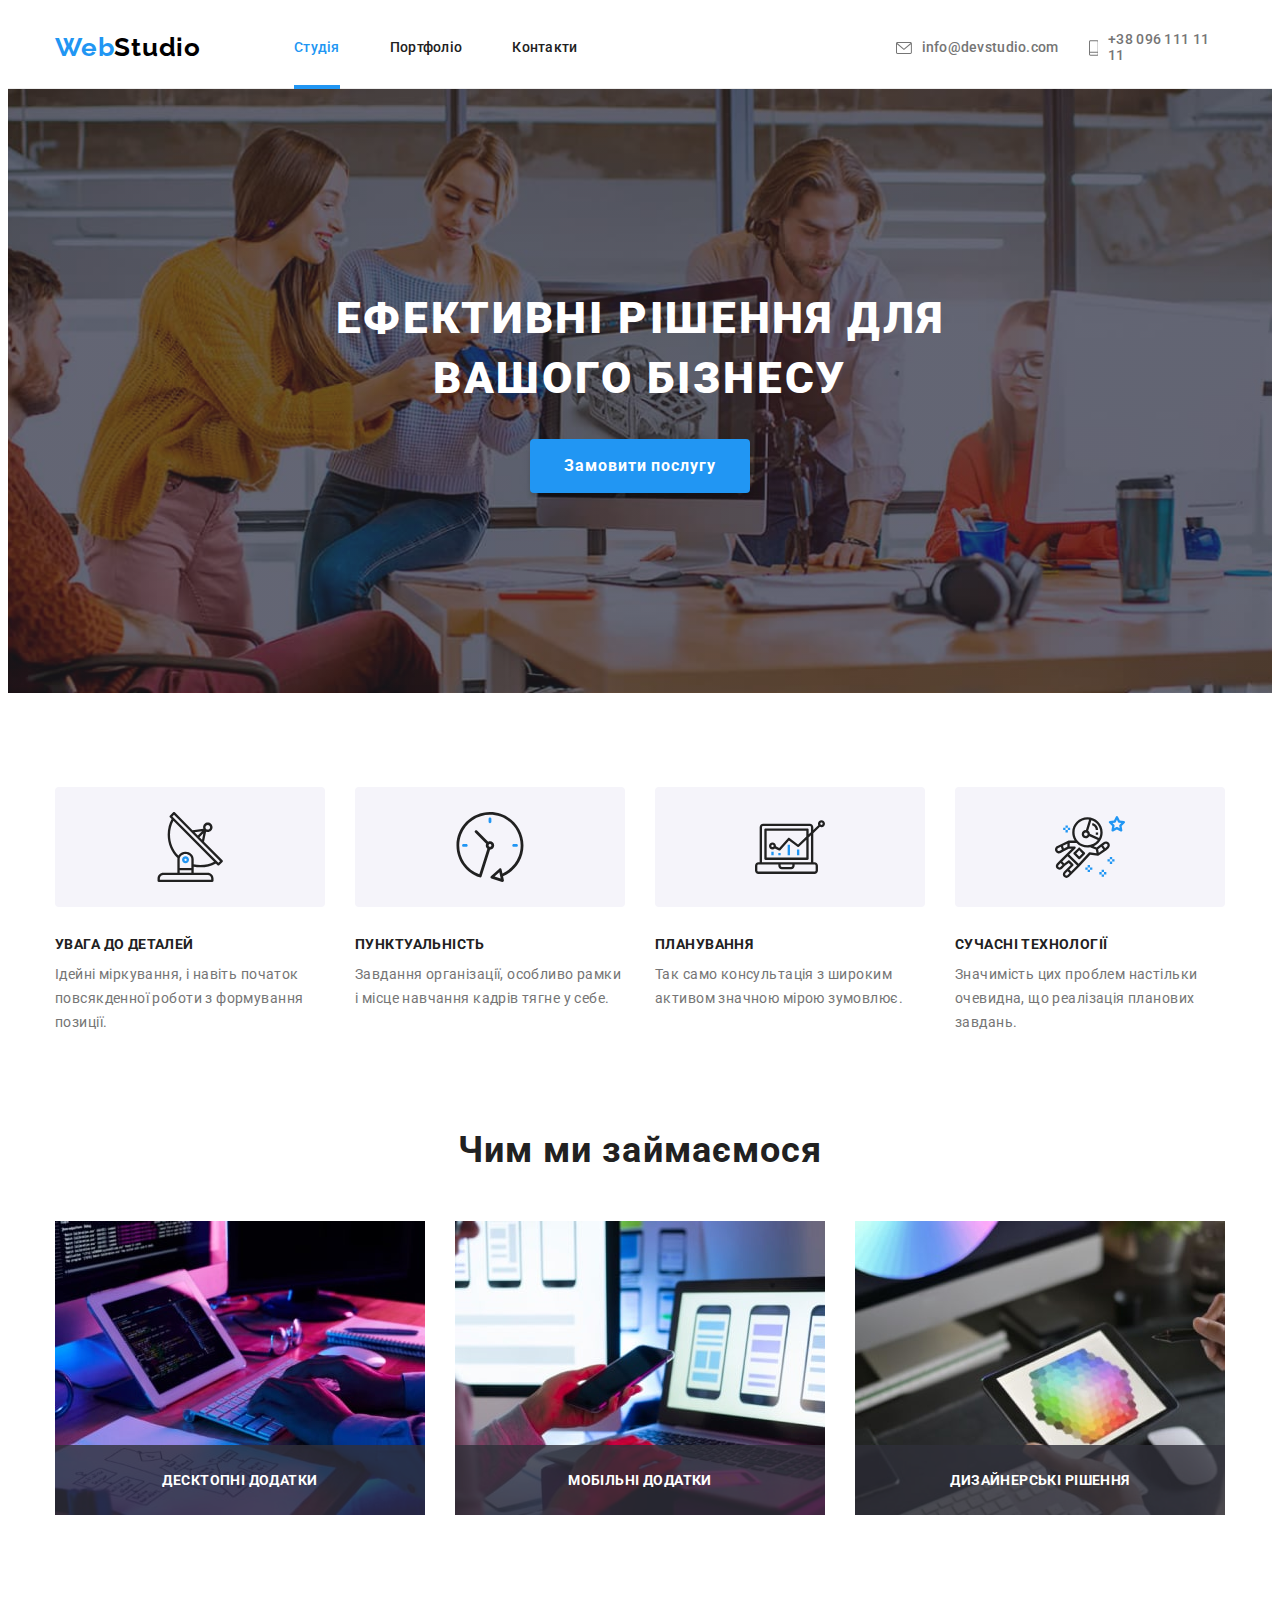
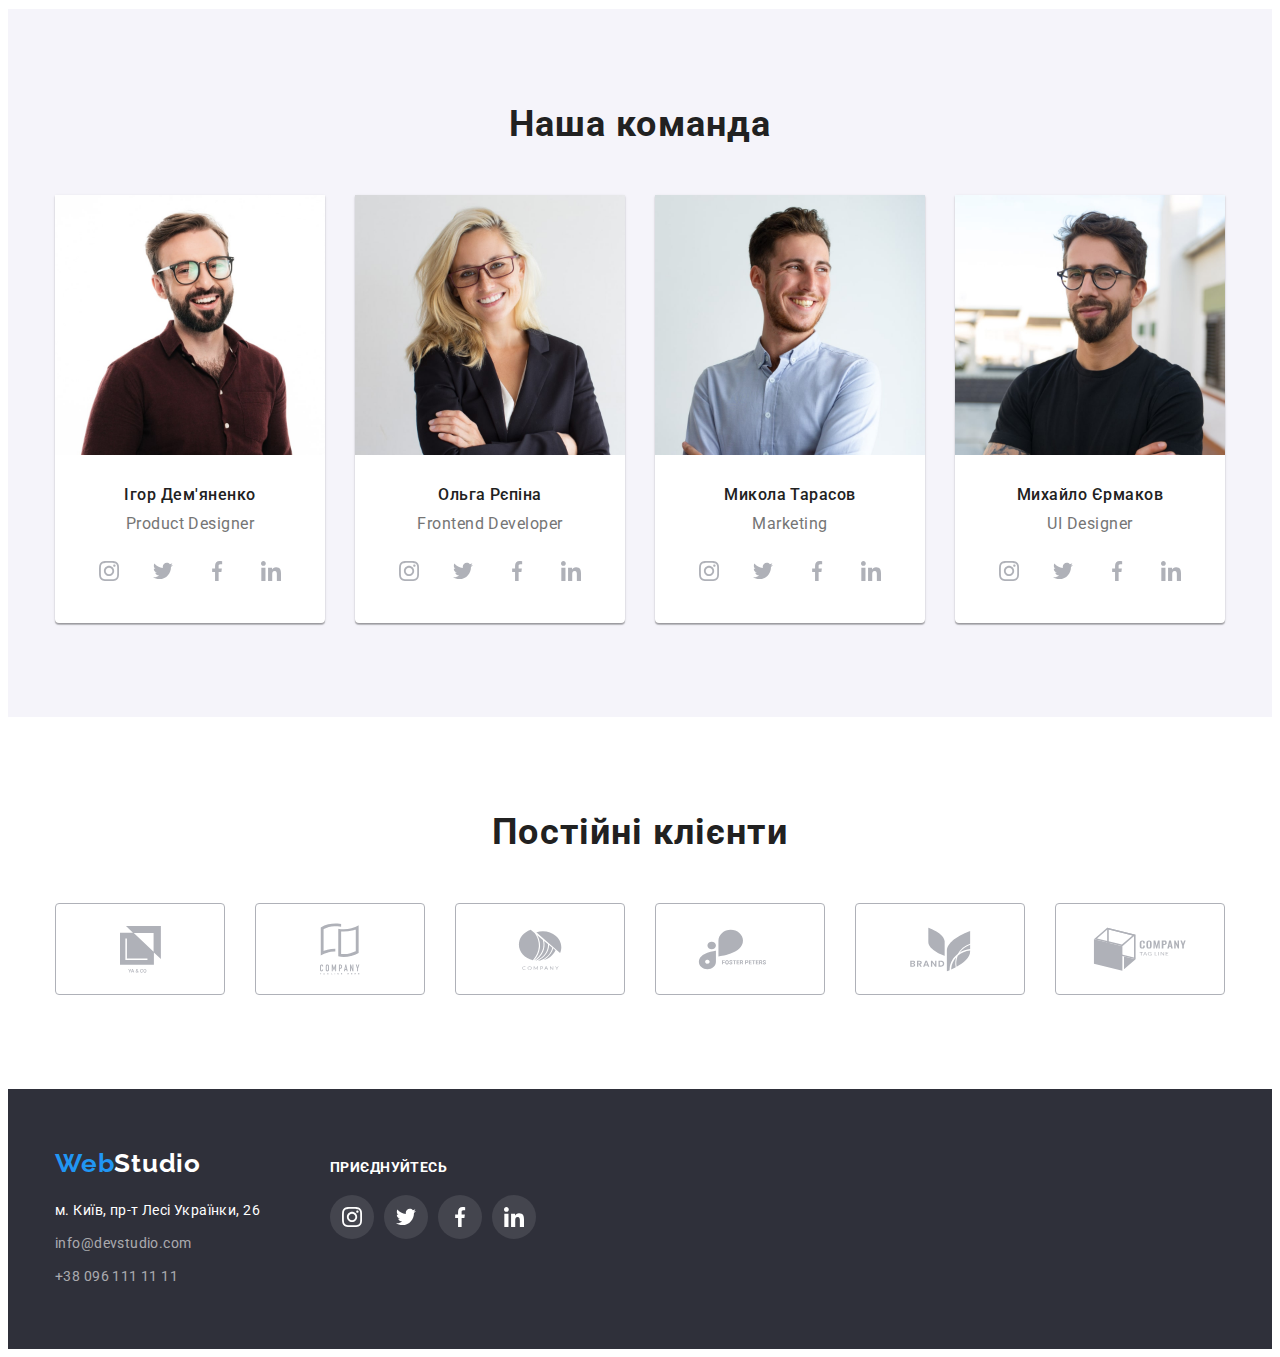
<file: index.html>
<!DOCTYPE html>
<html lang="uk">
  <head>
    <meta charset="UTF-8" />
    <meta http-equiv="X-UA-Compatible" content="IE=edge" />
    <meta name="viewport" content="width=device-width, initial-scale=1.0" />
    <link rel="preconnect" href="https://fonts.googleapis.com" />
    <link rel="preconnect" href="https://fonts.gstatic.com" crossorigin />
    <link
      href="https://fonts.googleapis.com/css2?family=Raleway:wght@700&family=Roboto:wght@400;500;700;900&display=swap"
      rel="stylesheet"
    />
    <link
      rel="stylesheet"
      href="https://cdnjs.cloudflare.com/ajax/libs/modern-normalize/1.1.0/modern-normalize.min.css"
      integrity="sha512-wpPYUAdjBVSE4KJnH1VR1HeZfpl1ub8YT/NKx4PuQ5NmX2tKuGu6U/JRp5y+Y8XG2tV+wKQpNHVUX03MfMFn9Q=="
      crossorigin="anonymous"
      referrerpolicy="no-referrer"
    />
    <link
      rel="stylesheet"
      href="https://cdnjs.cloudflare.com/ajax/libs/animate.css/4.1.1/animate.min.css"
    />
    <link href="https://unpkg.com/aos@2.3.1/dist/aos.css" rel="stylesheet" />
    <link rel="stylesheet" href="./css/styles.css" />
    <title>WebStudio</title>
  </head>
  <body>
    <header class="header">
      <div class="container header-container">
        <nav class="header-nav">
          <a class="logo link" href="index.html"
            ><span class="logo-left-side">Web</span>Studio</a
          >
          <ul class="header-list">
            <li class="header-item">
              <a class="header-link-blue link" href="index.html">Студія</a>
            </li>
            <li>
              <a class="header-link link" href="portfolio.html">Портфоліо</a>
            </li>
            <li>
              <a class="header-link link" href="#">Контакти</a>
            </li>
          </ul>
        </nav>
        <ul class="header-contacts">
          <li class="header-contacts-list">
            <a
              class="header-contacts-link link"
              href="mailto:info@devstudio.com"
            >
              <svg class="header-icon" width="16" height="12">
                <use href="./images/symbol-defs.svg#icon-envelope"></use>
              </svg>
              info@devstudio.com</a
            >
          </li>
          <li class="header-contacts-list">
            <a class="header-contacts-link link" href="tel:+380961111111">
              <svg class="header-icon" width="10" height="16">
                <use href="./images/symbol-defs.svg#icon-telephone"></use>
              </svg>
              +38 096 111 11 11</a
            >
          </li>
        </ul>
      </div>
    </header>
    <main>
      <section class="hero section">
        <div class="container">
          <h1 class="hero-title">ЕФЕКТИВНІ РІШЕННЯ ДЛЯ ВАШОГО БІЗНЕСУ</h1>
          <button class="hero-button" type="button" data-modal-open>
            Замовити послугу
          </button>
        </div>
      </section>
      <section class="features section">
        <div class="container">
          <h2 class="visually-hidden">Особливості WebStudio</h2>
          <ul class="features-list">
            <li class="features-item">
              <div class="features-image">
                <svg class="features-icon" width="70" height="70">
                  <use
                    href="./images/symbol-defs.svg#icon-satellite-icon"
                  ></use>
                </svg>
              </div>
              <h3 class="features-list-title">УВАГА ДО ДЕТАЛЕЙ</h3>
              <p class="features-text">
                Ідейні міркування, і навіть початок повсякденної роботи з
                формування позиції.
              </p>
            </li>
            <li class="features-item">
              <div class="features-image">
                <svg class="features-icon" width="70" height="70">
                  <use href="./images/symbol-defs.svg#icon-clock"></use>
                </svg>
              </div>
              <h3 class="features-list-title">ПУНКТУАЛЬНІСТЬ</h3>
              <p class="features-text">
                Завдання організації, особливо рамки і місце навчання кадрів
                тягне у себе.
              </p>
            </li>
            <li class="features-item">
              <div class="features-image">
                <svg class="features-icon" width="70" height="70">
                  <use href="./images/symbol-defs.svg#icon-diagram"></use>
                </svg>
              </div>
              <h3 class="features-list-title">ПЛАНУВАННЯ</h3>
              <p class="features-text">
                Так само консультація з широким активом значною мірою зумовлює.
              </p>
            </li>
            <li class="features-item">
              <div class="features-image">
                <svg class="features-icon" width="70" height="70">
                  <use href="./images/symbol-defs.svg#icon-astronaut"></use>
                </svg>
              </div>
              <h3 class="features-list-title">СУЧАСНІ ТЕХНОЛОГІЇ</h3>
              <p class="features-text">
                Значимість цих проблем настільки очевидна, що реалізація
                планових завдань.
              </p>
            </li>
          </ul>
        </div>
      </section>
      <section class="working section">
        <div class="container">
          <h2 class="title">Чим ми займаємося</h2>
          <ul class="work-list">
            <li class="work-item">
              <a class="work-link" href="#">
                <img
                  class="img"
                  src="./images/work1.jpg"
                  alt="work"
                  width="370"
                  height="294"
                />
                <p class="work-text">Десктопні додатки</p>
              </a>
            </li>
            <li class="work-item">
              <a class="work-link" href="#">
                <img
                  class="img"
                  src="./images/work2.jpg"
                  alt="work"
                  width="370"
                  height="294"
                />
                <p class="work-text">Мобільні додатки</p></a
              >
            </li>
            <li class="work-item">
              <a class="work-link" href="#">
                <img
                  class="img"
                  src="./images/work3.jpg"
                  alt="work"
                  width="370"
                  height="294"
                />
                <p class="work-text">Дизайнерські рішення</p></a
              >
            </li>
          </ul>
        </div>
      </section>
      <section class="specialist-section section">
        <div class="container">
          <h2 class="top-title">Наша команда</h2>
          <ul class="specialists-list">
            <li class="specialists-item">
              <img
                class="img"
                src="./images/product.jpg"
                alt="product manager"
                width="270"
                height="260"
              />
              <div class="specialists-div">
                <h3 class="specialists-title">Ігор Дем'яненко</h3>
                <p class="specialists-text">Product Designer</p>
                <ul class="specialists-soc-list">
                  <li class="specialists-soc-item">
                    <a class="specialists-soc-link" href="">
                      <svg class="soc-icon" width="20" height="20">
                        <use
                          href="./images/symbol-defs.svg#icon-instagram"
                        ></use>
                      </svg>
                    </a>
                  </li>
                  <li class="specialists-soc-item">
                    <a class="specialists-soc-link" href="">
                      <svg class="soc-icon" width="20" height="20">
                        <use href="./images/symbol-defs.svg#icon-twitter"></use>
                      </svg>
                    </a>
                  </li>
                  <li class="specialists-soc-item">
                    <a class="specialists-soc-link" href="">
                      <svg class="soc-icon" width="20" height="20">
                        <use
                          href="./images/symbol-defs.svg#icon-facebook"
                        ></use>
                      </svg>
                    </a>
                  </li>
                  <li class="specialists-soc-item">
                    <a class="specialists-soc-link" href="">
                      <svg class="soc-icon" width="20" height="20">
                        <use
                          href="./images/symbol-defs.svg#icon-linkedin"
                        ></use>
                      </svg>
                    </a>
                  </li>
                </ul>
              </div>
            </li>
            <li class="specialists-item">
              <img
                class="img"
                src="./images/frontend.jpg"
                alt="front-end"
                width="270"
                height="260"
              />
              <div class="specialists-div">
                <h3 class="specialists-title">Ольга Рєпіна</h3>
                <p class="specialists-text">Frontend Developer</p>
                <ul class="specialists-soc-list">
                  <li class="specialists-soc-item">
                    <a class="specialists-soc-link" href="">
                      <svg class="soc-icon" width="20" height="20">
                        <use
                          href="./images/symbol-defs.svg#icon-instagram"
                        ></use>
                      </svg>
                    </a>
                  </li>
                  <li class="specialists-soc-item">
                    <a class="specialists-soc-link" href="">
                      <svg class="soc-icon" width="20" height="20">
                        <use href="./images/symbol-defs.svg#icon-twitter"></use>
                      </svg>
                    </a>
                  </li>
                  <li class="specialists-soc-item">
                    <a class="specialists-soc-link" href="">
                      <svg class="soc-icon" width="20" height="20">
                        <use
                          href="./images/symbol-defs.svg#icon-facebook"
                        ></use>
                      </svg>
                    </a>
                  </li>
                  <li class="specialists-soc-item">
                    <a class="specialists-soc-link" href="">
                      <svg class="soc-icon" width="20" height="20">
                        <use
                          href="./images/symbol-defs.svg#icon-linkedin"
                        ></use>
                      </svg>
                    </a>
                  </li>
                </ul>
              </div>
            </li>
            <li class="specialists-item">
              <img
                class="img"
                src="./images/marketing.jpg"
                alt="marketing"
                width="270"
                height="260"
              />
              <div class="specialists-div">
                <h3 class="specialists-title">Микола Тарасов</h3>
                <p class="specialists-text">Marketing</p>
                <ul class="specialists-soc-list">
                  <li class="specialists-soc-item">
                    <a class="specialists-soc-link" href="">
                      <svg class="soc-icon" width="20" height="20">
                        <use
                          href="./images/symbol-defs.svg#icon-instagram"
                        ></use>
                      </svg>
                    </a>
                  </li>
                  <li class="specialists-soc-item">
                    <a class="specialists-soc-link" href="">
                      <svg class="soc-icon" width="20" height="20">
                        <use href="./images/symbol-defs.svg#icon-twitter"></use>
                      </svg>
                    </a>
                  </li>
                  <li class="specialists-soc-item">
                    <a class="specialists-soc-link" href="">
                      <svg class="soc-icon" width="20" height="20">
                        <use
                          href="./images/symbol-defs.svg#icon-facebook"
                        ></use>
                      </svg>
                    </a>
                  </li>
                  <li class="specialists-soc-item">
                    <a class="specialists-soc-link" href="">
                      <svg class="soc-icon" width="20" height="20">
                        <use
                          href="./images/symbol-defs.svg#icon-linkedin"
                        ></use>
                      </svg>
                    </a>
                  </li>
                </ul>
              </div>
            </li>
            <li class="specialists-item">
              <img
                class="img"
                src="./images/uidesigner.jpg"
                alt="Ui Designer"
                width="270"
                height="260"
              />
              <div class="specialists-div">
                <h3 class="specialists-title">Михайло Єрмаков</h3>
                <p class="specialists-text">UI Designer</p>
                <ul class="specialists-soc-list">
                  <li class="specialists-soc-item">
                    <a class="specialists-soc-link" href="">
                      <svg class="soc-icon" width="20" height="20">
                        <use
                          href="./images/symbol-defs.svg#icon-instagram"
                        ></use>
                      </svg>
                    </a>
                  </li>
                  <li class="specialists-soc-item">
                    <a class="specialists-soc-link" href="">
                      <svg class="soc-icon" width="20" height="20">
                        <use href="./images/symbol-defs.svg#icon-twitter"></use>
                      </svg>
                    </a>
                  </li>
                  <li class="specialists-soc-item">
                    <a class="specialists-soc-link" href="">
                      <svg class="soc-icon" width="20" height="20">
                        <use
                          href="./images/symbol-defs.svg#icon-facebook"
                        ></use>
                      </svg>
                    </a>
                  </li>
                  <li class="specialists-soc-item">
                    <a class="specialists-soc-link" href="">
                      <svg class="soc-icon" width="20" height="20">
                        <use
                          href="./images/symbol-defs.svg#icon-linkedin"
                        ></use>
                      </svg>
                    </a>
                  </li>
                </ul>
              </div>
            </li>
          </ul>
        </div>
        <a></a>
      </section>
      <section class="clients section">
        <div class="container">
          <h2 class="clients-title">Постійні клієнти</h2>
          <ul class="clients-list">
            <li class="clients-item">
              <a class="clients-image-link" href="#">
                <svg class="clients-icon" width="41" height="47">
                  <use href="./images/symbol-defs.svg#icon-union"></use>
                </svg>
              </a>
            </li>
            <li class="clients-item">
              <a class="clients-image-link" href="#">
                <svg class="clients-icon" width="40" height="52">
                  <use href="./images/symbol-defs.svg#icon-company"></use>
                </svg>
              </a>
            </li>
            <li class="clients-item">
              <a class="clients-image-link" href="#">
                <svg class="clients-icon" width="44" height="41">
                  <use href="./images/symbol-defs.svg#icon-company-2"></use>
                </svg>
              </a>
            </li>
            <li class="clients-item">
              <a class="clients-image-link" href="#">
                <svg class="clients-icon" width="85" height="41">
                  <use href="./images/symbol-defs.svg#icon-foster"></use>
                </svg>
              </a>
            </li>
            <li class="clients-item">
              <a class="clients-image-link" href="#">
                <svg class="clients-icon" width="63" height="45">
                  <use href="./images/symbol-defs.svg#icon-brand"></use>
                </svg>
              </a>
            </li>
            <li class="clients-item">
              <a class="clients-image-link" href="#">
                <svg class="clients-icon" width="94" height="44">
                  <use href="./images/symbol-defs.svg#icon-company-3"></use>
                </svg>
              </a>
            </li>
          </ul>
        </div>
      </section>
    </main>
    <footer class="footer-adress">
      <div class="container footer-container">
        <div class="footer-contact">
          <a class="logo-footer link" href="index.html"
            ><span class="logo-left-side">Web</span
            ><span class="logo-right-side">Studio</span></a
          >
          <address class="address">
            <ul class="adress-list">
              <li class="footer-adress-item">
                <a
                  class="footer-adress-link link"
                  href="https://goo.gl/maps/MC5bt9fXccvL5yPa8"
                  target="_blank"
                  rel="noopener noreferrer nofollow"
                >
                  м. Київ, пр-т Лесі Українки, 26
                </a>
              </li>
              <li class="footer-contacts-list">
                <a
                  class="footer-contacts-link link"
                  href="mailto:info@devstudio.com"
                  >info@devstudio.com</a
                >
              </li>
              <li class="footer-contacts-item">
                <a class="footer-contacts-link link" href="tel:+380961111111"
                  >+38 096 111 11 11</a
                >
              </li>
            </ul>
          </address>
        </div>
        <div class="footer-soc">
          <h2 class="footer-soc-title">приєднуйтесь</h2>
          <ul class="footer-soc-list">
            <li class="footer-soc-item">
              <a class="footer-soc-link" href="">
                <svg class="footer-soc-icon" width="20" height="20">
                  <use href="./images/symbol-defs.svg#icon-instagram"></use>
                </svg>
              </a>
            </li>
            <li class="footer-soc-item">
              <a class="footer-soc-link" href="">
                <svg class="footer-soc-icon" width="20" height="20">
                  <use href="./images/symbol-defs.svg#icon-twitter"></use>
                </svg>
              </a>
            </li>
            <li class="footer-soc-item">
              <a class="footer-soc-link" href="">
                <svg class="footer-soc-icon" width="20" height="20">
                  <use href="./images/symbol-defs.svg#icon-facebook"></use>
                </svg>
              </a>
            </li>
            <li class="footer-soc-item">
              <a class="footer-soc-link" href="">
                <svg class="footer-soc-icon" width="20" height="20">
                  <use href="./images/symbol-defs.svg#icon-linkedin"></use>
                </svg>
              </a>
            </li>
          </ul>
        </div>
      </div>
    </footer>
    <div class="backdrop is-hidden" data-modal>
      <div class="modal">
        <button type="button" class="modal-btn" data-modal-close>
          <svg class="modal-close-icon" width="18" height="18">
            <use href="./images/symbol-defs.svg#icon-close-black"></use>
          </svg>
        </button>
      </div>
    </div>
    <script src="https://unpkg.com/aos@2.3.1/dist/aos.js"></script>
    <script>
      AOS.init();
    </script>
    <script src="./js/modal.js"></script>
  </body>
</html>
</file>
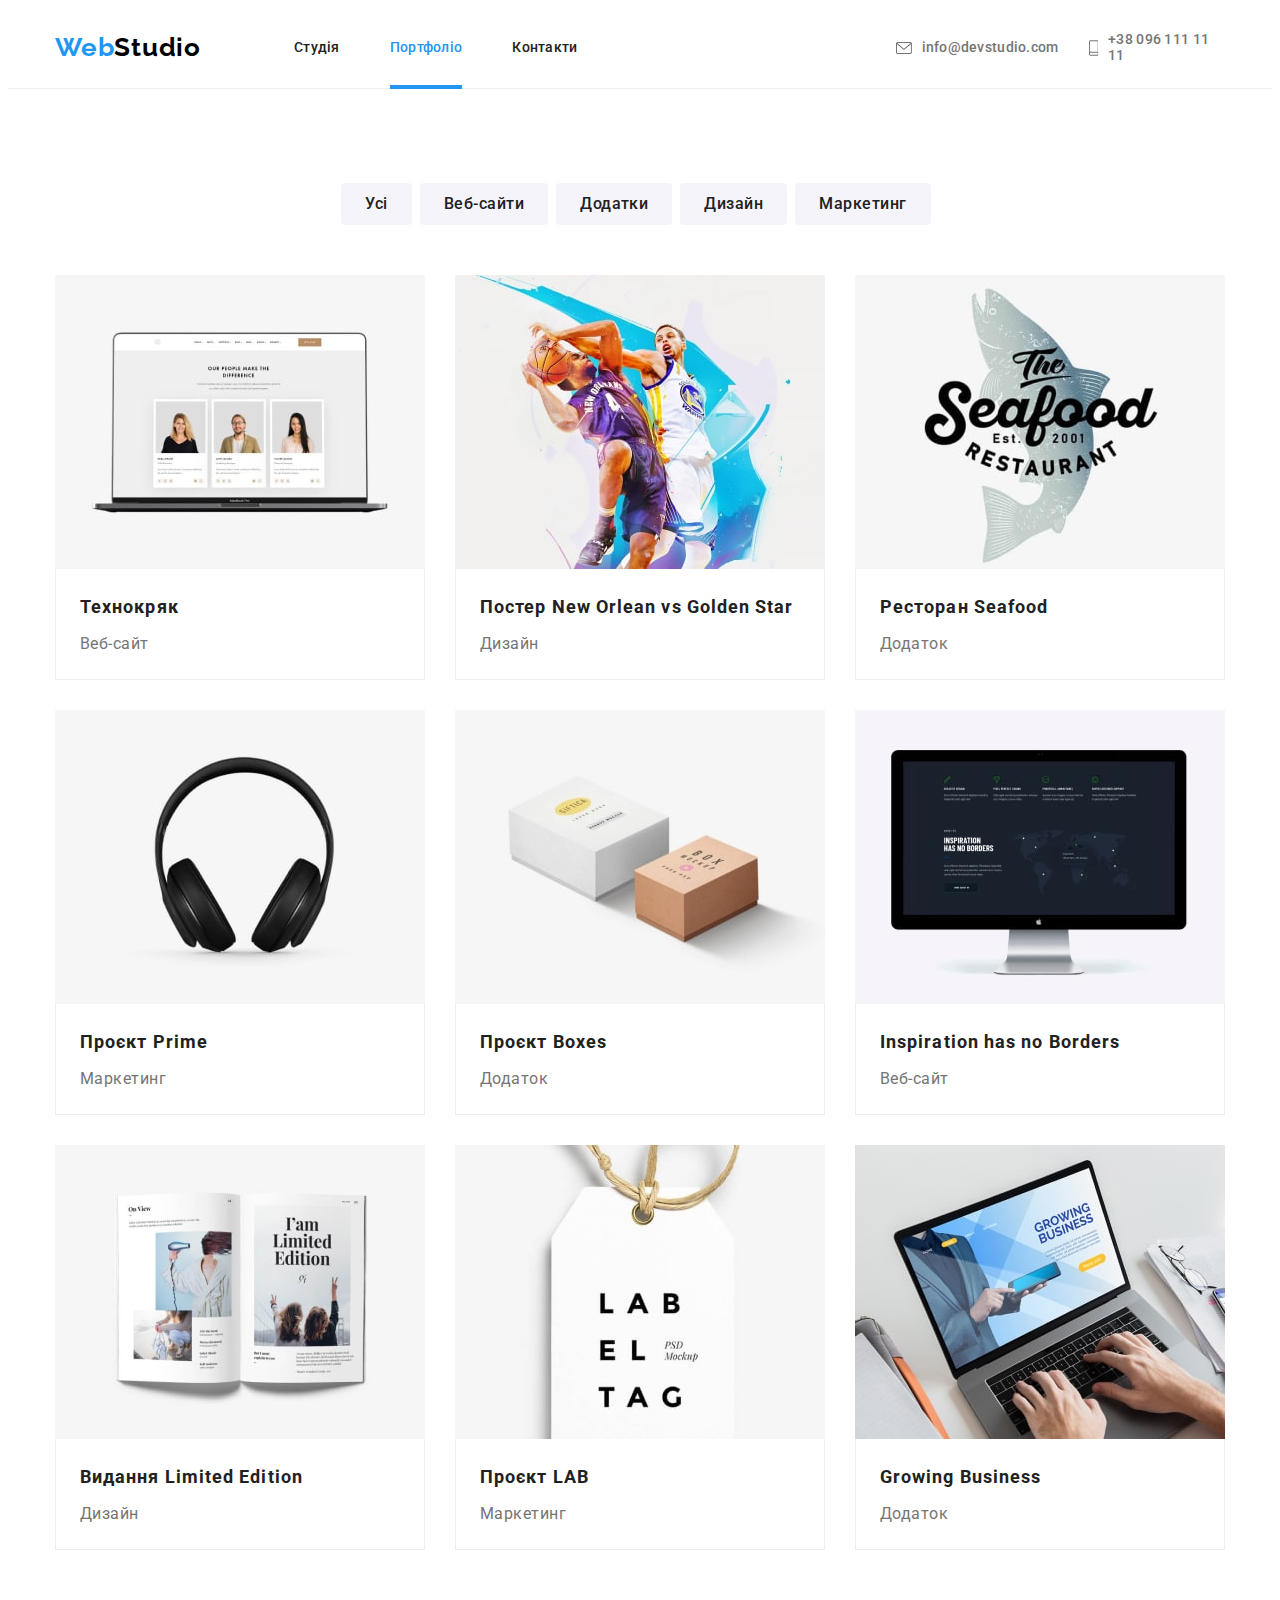
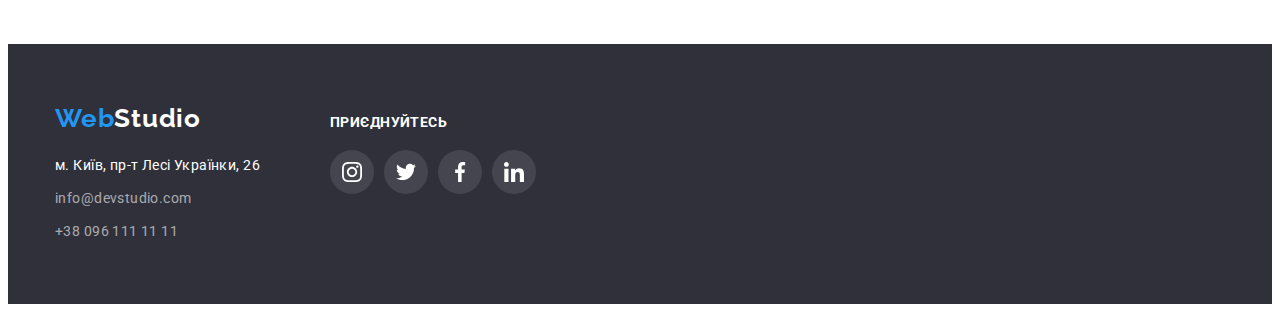
<file: portfolio.html>
<!DOCTYPE html>
<html>
  <head>
    <meta charset="UTF-8" />
    <meta http-equiv="X-UA-Compatible" content="IE=edge" />
    <meta name="viewport" content="width=device-width, initial-scale=1.0" />
    <link rel="preconnect" href="https://fonts.googleapis.com" />
    <link rel="preconnect" href="https://fonts.gstatic.com" crossorigin />
    <link
      href="https://fonts.googleapis.com/css2?family=Raleway:wght@700&family=Roboto:wght@400;500;700&display=swap"
      rel="stylesheet"
    />
    <link
      rel="stylesheet"
      href="https://cdnjs.cloudflare.com/ajax/libs/modern-normalize/1.1.0/modern-normalize.min.css"
      integrity="sha512-wpPYUAdjBVSE4KJnH1VR1HeZfpl1ub8YT/NKx4PuQ5NmX2tKuGu6U/JRp5y+Y8XG2tV+wKQpNHVUX03MfMFn9Q=="
      crossorigin="anonymous"
      referrerpolicy="no-referrer"
    />
    <link rel="stylesheet" href="./css/styles.css" />
    <title>WebStudio</title>
  </head>
  <body>
    <header class="header">
      <div class="container header-container">
        <nav class="header-nav">
          <a class="logo link" href="index.html"
            ><span class="logo-left-side">Web</span>Studio</a
          >
          <ul class="header-list">
            <li class="header-item">
              <a class="header-link link" href="index.html">Студія</a>
            </li>
            <li>
              <a class="header-link-blue link" href="portfolio.html"
                >Портфоліо</a
              >
            </li>
            <li>
              <a class="header-link link" href="#">Контакти</a>
            </li>
          </ul>
        </nav>
        <ul class="header-contacts">
          <li class="header-contacts-list">
            <a
              class="header-contacts-link link"
              href="mailto:info@devstudio.com"
            >
              <svg class="header-icon" width="16" height="12">
                <use href="./images/symbol-defs.svg#icon-envelope"></use>
              </svg>
              info@devstudio.com</a
            >
          </li>
          <li class="header-contacts-list">
            <a class="header-contacts-link link" href="tel:+380961111111">
              <svg class="header-icon" width="10" height="16">
                <use href="./images/symbol-defs.svg#icon-telephone"></use>
              </svg>
              +38 096 111 11 11</a
            >
          </li>
        </ul>
      </div>
    </header>
    <main>
      <section class="filter-section section">
        <h1 class="visually-hidden">Портфоліо</h1>
        <div class="container">
          <ul class="filter-list list">
            <li class="filter-item">
              <button class="filter-button" type="button">Усі</button>
            </li>
            <li class="filter-item">
              <button class="filter-button" type="button">Веб-сайти</button>
            </li>
            <li class="filter-item">
              <button class="filter-button" type="button">Додатки</button>
            </li>
            <li class="filter-item">
              <button class="filter-button" type="button">Дизайн</button>
            </li>
            <li class="filter-item">
              <button class="filter-button" type="button">Маркетинг</button>
            </li>
          </ul>
        </div>
        <div class="container">
          <ul class="top-filter-list list">
            <li class="portfolio-item">
              <a class="portfolio-link" href="#">
                <div class="portfolio-wrap">
                  <img
                    class="img"
                    src="./images/tehnokryak.jpg"
                    alt="tehnokryak"
                    width="370"
                    height="294"
                  />
                  <p class="portfolio-text-wrap">
                    Ресурс пропонує комплексні пропозиції з різним рівнем
                    функціоналу та сервісів. Все це дозволить відвідувачу
                    отримати вичерпні відомості про компанію чи приватну особу
                  </p>
                </div>
                <div class="portfolio-info">
                  <h2 class="filter-title">Технокряк</h2>
                  <p class="filter-text">Веб-сайт</p>
                </div>
              </a>
            </li>
            <li class="portfolio-item">
              <a class="portfolio-link" href="#">
                <div class="portfolio-wrap">
                  <img
                    class="img"
                    src="./images/poster.jpg"
                    alt="poster"
                    width="370"
                    height="294"
                  />
                  <p class="portfolio-text-wrap">
                    Ресурс пропонує комплексні пропозиції з різним рівнем
                    функціоналу та сервісів. Все це дозволить відвідувачу
                    отримати вичерпні відомості про компанію чи приватну особу
                  </p>
                </div>
                <div class="portfolio-info">
                  <h2 class="filter-title">Постер New Orlean vs Golden Star</h2>
                  <p class="filter-text">Дизайн</p>
                </div>
              </a>
            </li>
            <li class="portfolio-item">
              <a class="portfolio-link" href="#">
                <div class="portfolio-wrap">
                  <img
                    class="img"
                    src="./images/restaurant.jpg"
                    alt="restaurant logo"
                    width="370"
                    height="294"
                  />
                  <p class="portfolio-text-wrap">
                    Ресурс пропонує комплексні пропозиції з різним рівнем
                    функціоналу та сервісів. Все це дозволить відвідувачу
                    отримати вичерпні відомості про компанію чи приватну особу
                  </p>
                </div>
                <div class="portfolio-info">
                  <h2 class="filter-title">Ресторан Seafood</h2>
                  <p class="filter-text">Додаток</p>
                </div>
              </a>
            </li>
            <li class="portfolio-item">
              <a class="portfolio-link" href="#">
                <div class="portfolio-wrap">
                  <img
                    class="img"
                    src="./images/proektprime.jpg"
                    alt="headphone"
                    width="370"
                    height="294"
                  />
                  <p class="portfolio-text-wrap">
                    Ресурс пропонує комплексні пропозиції з різним рівнем
                    функціоналу та сервісів. Все це дозволить відвідувачу
                    отримати вичерпні відомості про компанію чи приватну особу
                  </p>
                </div>
                <div class="portfolio-info">
                  <h2 class="filter-title">Проєкт Prime</h2>
                  <p class="filter-text">Маркетинг</p>
                </div>
              </a>
            </li>
            <li class="portfolio-item">
              <a class="portfolio-link" href="#">
                <div class="portfolio-wrap">
                  <img
                    class="img"
                    src="./images/proectboxes.jpg"
                    alt="boxes"
                    width="370"
                    height="294"
                  />
                  <p class="portfolio-text-wrap">
                    Ресурс пропонує комплексні пропозиції з різним рівнем
                    функціоналу та сервісів. Все це дозволить відвідувачу
                    отримати вичерпні відомості про компанію чи приватну особу
                  </p>
                </div>
                <div class="portfolio-info">
                  <h2 class="filter-title">Проєкт Boxes</h2>
                  <p class="filter-text">Додаток</p>
                </div>
              </a>
            </li>
            <li class="portfolio-item">
              <a class="portfolio-link" href="#">
                <div class="portfolio-wrap">
                  <img
                    class="img"
                    src="./images/inspiration.jpg"
                    alt="no borders"
                    width="370"
                    height="294"
                  />
                  <p class="portfolio-text-wrap">
                    Ресурс пропонує комплексні пропозиції з різним рівнем
                    функціоналу та сервісів. Все це дозволить відвідувачу
                    отримати вичерпні відомості про компанію чи приватну особу
                  </p>
                </div>
                <div class="portfolio-info">
                  <h2 class="filter-title">Inspiration has no Borders</h2>
                  <p class="filter-text">Веб-сайт</p>
                </div>
              </a>
            </li>
            <li class="portfolio-item">
              <a class="portfolio-link" href="#">
                <div class="portfolio-wrap">
                  <img
                    class="img"
                    src="./images/limitededition.jpg"
                    alt="edition"
                    width="370"
                    height="294"
                  />
                  <p class="portfolio-text-wrap">
                    Ресурс пропонує комплексні пропозиції з різним рівнем
                    функціоналу та сервісів. Все це дозволить відвідувачу
                    отримати вичерпні відомості про компанію чи приватну особу
                  </p>
                </div>
                <div class="portfolio-info">
                  <h2 class="filter-title">Видання Limited Edition</h2>
                  <p class="filter-text">Дизайн</p>
                </div>
              </a>
            </li>
            <li class="portfolio-item">
              <a class="portfolio-link" href="#">
                <div class="portfolio-wrap">
                  <img
                    class="img"
                    src="./images/proectlab.jpg"
                    alt="tag with an inscription"
                    width="370"
                    height="294"
                  />
                  <p class="portfolio-text-wrap">
                    Ресурс пропонує комплексні пропозиції з різним рівнем
                    функціоналу та сервісів. Все це дозволить відвідувачу
                    отримати вичерпні відомості про компанію чи приватну особу
                  </p>
                </div>
                <div class="portfolio-info">
                  <h2 class="filter-title">Проєкт LAB</h2>
                  <p class="filter-text">Маркетинг</p>
                </div>
              </a>
            </li>
            <li class="portfolio-item">
              <a class="portfolio-link" href="#">
                <div class="portfolio-wrap">
                  <img
                    class="img"
                    src="./images/growingbusiness.jpg"
                    alt="work on a computer"
                    width="370"
                    height="294"
                  />
                  <p class="portfolio-text-wrap">
                    Ресурс пропонує комплексні пропозиції з різним рівнем
                    функціоналу та сервісів. Все це дозволить відвідувачу
                    отримати вичерпні відомості про компанію чи приватну особу
                  </p>
                </div>
                <div class="portfolio-info">
                  <h2 class="filter-title">Growing Business</h2>
                  <p class="filter-text">Додаток</p>
                </div>
              </a>
            </li>
          </ul>
        </div>
      </section>
    </main>
    <footer class="footer-adress">
      <div class="container footer-container">
        <div class="footer-contact">
          <a class="logo-footer link" href="index.html"
            ><span class="logo-left-side">Web</span
            ><span class="logo-right-side">Studio</span></a
          >
          <address class="address">
            <ul class="adress-list">
              <li class="footer-adress-item">
                <a
                  class="footer-adress-link link"
                  href="https://goo.gl/maps/MC5bt9fXccvL5yPa8"
                  target="_blank"
                  rel="noopener noreferrer nofollow"
                >
                  м. Київ, пр-т Лесі Українки, 26
                </a>
              </li>
              <li class="footer-contacts-list">
                <a
                  class="footer-contacts-link link"
                  href="mailto:info@devstudio.com"
                  >info@devstudio.com</a
                >
              </li>
              <li class="footer-contacts-item">
                <a class="footer-contacts-link link" href="tel:+380961111111"
                  >+38 096 111 11 11</a
                >
              </li>
            </ul>
          </address>
        </div>
        <div class="footer-soc">
          <h2 class="footer-soc-title">приєднуйтесь</h2>
          <ul class="footer-soc-list">
            <li class="footer-soc-item">
              <a class="footer-soc-link" href="">
                <svg class="footer-soc-icon" width="20" height="20">
                  <use href="./images/symbol-defs.svg#icon-instagram"></use>
                </svg>
              </a>
            </li>
            <li class="footer-soc-item">
              <a class="footer-soc-link" href="">
                <svg class="footer-soc-icon" width="20" height="20">
                  <use href="./images/symbol-defs.svg#icon-twitter"></use>
                </svg>
              </a>
            </li>
            <li class="footer-soc-item">
              <a class="footer-soc-link" href="">
                <svg class="footer-soc-icon" width="20" height="20">
                  <use href="./images/symbol-defs.svg#icon-facebook"></use>
                </svg>
              </a>
            </li>
            <li class="footer-soc-item">
              <a class="footer-soc-link" href="">
                <svg class="footer-soc-icon" width="20" height="20">
                  <use href="./images/symbol-defs.svg#icon-linkedin"></use>
                </svg>
              </a>
            </li>
          </ul>
        </div>
      </div>
    </footer>
  </body>
</html>
</file>
<file: css/styles.css>
:root {
  --top-color: #212121;
  --medium-color: #ffffff;
  --back-color: #2196f3;
  --main-fs: 14px;
  --logo-color: #000;
  --hero-color: #757575;
  --big-color: #2f303a;
  --small-color: #f5f4fa;
  --min-color: rgba(255, 255, 255, 0.6);
  --btn-color: #188ce8;
  --animate: 250ms cubic-bezier(0.4, 0, 0.2, 1);
}
p,
h1,
h2,
h3,
h4,
h5,
h6 {
  margin: 0;
}
ul,
ol {
  margin: 0;
  padding-left: 0;
  list-style: none;
}
*,
::before,
::after {
  box-sizing: border-box;
}
body {
  font-family: "Roboto", sans-serif;
  color: var(--top-color);
  background-color: var(--medium-color);
}
.link {
  text-decoration: none;
}
.container {
  width: 1200px;
  padding-left: 15px;
  padding-right: 15px;
  margin-left: auto;
  margin-right: auto;
}
.section {
  padding-top: 94px;
  padding-bottom: 94px;
}
.img {
  display: block;
  max-width: 100%;
}
/*---------------HEADER--------------*/
.header {
  border-bottom: 1px solid #ececec;
}
.header-nav {
  display: flex;
  align-items: center;
  margin-left: auto;
}
.header-list {
  display: flex;
  gap: 50px;
  align-items: center;
}
.header-container {
  display: flex;
  height: 80px;
  align-items: center;
}

.logo {
  font-family: "Raleway", sans-serif;
  font-weight: 700;
  font-size: 26px;
  line-height: 1.14;
  letter-spacing: 0.03em;
  color: var(--logo-color);
  margin-right: 93px;
  text-decoration: none;
}
.logo-left-side {
  color: var(--back-color);
}
.header-link-blue {
  font-weight: 500;
  font-size: var(--main-fs);
  line-height: 1.14;
  letter-spacing: 0.02em;
  color: var(--back-color);
  display: block;
  padding-top: 32px;
  padding-bottom: 32px;
  text-decoration: none;
  position: relative;
}

.header-link {
  font-weight: 500;
  font-size: var(--main-fs);
  line-height: 1.14;
  letter-spacing: 0.02em;
  color: var(--top-color);
  display: block;
  padding-top: 32px;
  padding-bottom: 32px;
  text-decoration: none;
  position: relative;
  transition: color var(--animate);
}
.header-link:hover,
.header-link:focus {
  color: var(--back-color);
}
.header-link::after {
  content: "";
  position: absolute;
  bottom: -1px;
  display: block;
  width: 100%;
  height: 5px;
  background-color: var(--back-color);
  transform: scaleX(0);
  transition: transform var(--animate);
}
.header-link:hover::after {
  transform: scaleX(1);
}
.header-link-blue::after {
  content: "";
  position: absolute;
  bottom: -1px;
  display: block;
  width: 100%;
  height: 4px;
  background-color: var(--back-color);
}
.header-contacts {
  display: flex;
  margin-left: 318px;
  gap: 30px;
  align-items: center;
}

.header-contacts-list {
  font-weight: 500;
  font-size: var(--main-fs);
  line-height: 1.14;
  letter-spacing: 0.02em;
  color: var(--hero-color);
}

.header-contacts-link {
  display: flex;
  align-items: center;
  gap: 10px;
  padding-top: 32px;
  padding-bottom: 32px;
  font-weight: 500;
  font-size: var(--main-fs);
  line-height: 1.14;
  letter-spacing: 0.02em;
  color: var(--hero-color);
  text-decoration: none;
  transition: color var(--animate);
}
.header-contacts-link:hover,
.header-contacts-link:focus {
  color: var(--back-color);
}
.header-icon {
  fill: var(--hero-color);
  transition: fill var(--animate);
}
.header-contacts-link:hover .header-icon,
.header-contacts-link:focus .header-icon {
  fill: var(--back-color);
}
/*-----------MAIN-----------*/

.hero {
  max-width: 1600px;
  margin-left: auto;
  margin-right: auto;
  text-align: center;
  padding-top: 200px;
  padding-bottom: 200px;
  background-color: #c4c4c4;
  background-image: linear-gradient(
      rgba(47, 48, 58, 0.4),
      rgba(47, 48, 58, 0.4)
    ),
    url(../images/top-bg.jpg);
  background-repeat: no-repeat;
  background-position: center;
  background-size: cover;
}
.hero-title {
  font-weight: 900;
  font-size: 44px;
  line-height: 1.36;
  text-align: center;
  letter-spacing: 0.06em;
  color: var(--medium-color);
  max-width: 700px;
  margin: 0 auto;
  margin-bottom: 30px;
}
.hero-button {
  font-family: inherit;
  font-style: normal;
  font-weight: 700;
  font-size: 16px;
  line-height: 1.88;
  border-radius: 4px;
  text-align: center;
  letter-spacing: 0.06em;
  color: var(--medium-color);
  background-color: var(--back-color);
  cursor: pointer;
  border-color: transparent;
  box-shadow: 0px 4px 4px rgba(0, 0, 0, 0.15);
  padding: 10px 32px;
  transition: background-color var(--animate);
}

.hero-button:hover,
.hero-button:focus {
  background-color: var(--btn-color);
}

/*-------------FEATURES------------*/

.features {
  padding-bottom: 47px;
}
.features-image {
  width: 270px;
  height: 120px;
  background: var(--small-color);
  border-radius: 4px;
  margin-bottom: 30px;
  display: flex;
  align-items: center;
  justify-content: center;
}
.visually-hidden {
  position: absolute;
  white-space: nowrap;
  width: 1px;
  height: 1px;
  overflow: hidden;
  border: 0;
  padding: 0;
  clip: rect(0 0 0 0);
  clip-path: inset(50%);
  margin: -1px;
}
.features-list {
  display: flex;
  gap: 30px;
}

.features-list-title {
  font-weight: 700;
  font-size: var(--main-fs);
  line-height: 1.14;
  letter-spacing: 0.03em;
  text-transform: uppercase;
  color: var(--top-color);
  height: 16px;
  width: 270px;
  margin-bottom: 10px;
}
.features-text {
  font-size: var(--main-fs);
  line-height: 1.71;
  letter-spacing: 0.03em;
  color: var(--hero-color);
}
/*--------------WORK------------*/
.working {
  padding-top: 47px;
}
.work-list {
  display: flex;
  justify-content: center;
  gap: 30px;
}
.work-item {
  position: relative;
}
.title {
  font-weight: 700;
  font-size: 36px;
  line-height: 1.17;
  text-align: center;
  letter-spacing: 0.03em;
  color: var(--top-color);
  margin-bottom: 50px;
}
.work-text {
  position: absolute;
  bottom: 0;
  color: #ffffff;
  font-weight: 700;
  font-size: 14px;
  line-height: 16px;
  text-align: center;
  justify-content: center;
  letter-spacing: 0.03em;
  text-transform: uppercase;
  background-color: #2f303acc;
  height: 70px;
  width: 370px;
  padding-top: 27px;
  padding-bottom: 27px;
}
/*-------------SPECIALISTS------------*/

.specialist-section {
  background-color: var(--small-color);
}
.specialists-list {
  display: flex;
  justify-content: center;
}
.specialists-div {
  padding: 30px 10px;
}

.top-title {
  font-weight: 700;
  font-size: 36px;
  line-height: 1.17;
  text-align: center;
  letter-spacing: 0.03em;
  color: var(--top-color);
  margin: 0 auto;
  margin-bottom: 50px;
}
.specialists-title {
  font-weight: 500;
  font-size: 16px;
  line-height: 1.2;
  text-align: center;
  letter-spacing: 0.03em;
  color: var(--top-color);
  margin-bottom: 10px;
}

.specialists-item {
  background-color: var(--medium-color);
  width: calc((100% - 90px) / 4);
  border-radius: 0px 0px 4px 4px;
  box-shadow: 0px 1px 3px rgba(0, 0, 0, 0.12), 0px 1px 1px rgba(0, 0, 0, 0.14),
    0px 2px 1px rgba(0, 0, 0, 0.2);
}
.specialists-item:not(:last-child) {
  margin-right: 30px;
}
.specialists-text {
  font-size: 16px;
  line-height: 1.2;
  text-align: center;
  letter-spacing: 0.03em;
  color: var(--hero-color);
  margin-bottom: 16px;
}
.specialists-soc-list {
  display: flex;
  justify-content: center;
  gap: 10px;
}
.specialists-soc-link {
  width: 44px;
  height: 44px;
  border-radius: 50%;
  background-color: var(--medium-color);
  display: flex;
  justify-content: center;
  align-items: center;
  transition: background-color var(--animate);
}
.specialists-soc-link:hover,
.specialists-soc-link:focus {
  background-color: var(--back-color);
}
.soc-icon {
  fill: #afb1b8;
  transition: fill var(--animate);
}
.specialists-soc-link:hover .soc-icon,
.specialists-soc-link:focus .soc-icon {
  fill: var(--medium-color);
}
/*----------------CLIENTS------------*/
.clients {
  background-color: var(--medium-color);
}
.clients-list {
  display: flex;
  justify-content: center;
  gap: 30px;
}
.clients-title {
  font-weight: 700;
  font-size: 36px;
  line-height: 1.17;
  text-align: center;
  letter-spacing: 0.03em;
  color: var(--top-color);
  margin: 0 auto;
  margin-bottom: 50px;
}
.clients-image-link {
  width: 170px;
  height: 92px;
  border: 1px solid #afb1b8;
  border-radius: 4px;
  display: flex;
  align-items: center;
  justify-content: center;
  transition: border-color var(--animate);
}
.clients-icon {
  fill: #afb1b8;
  transition: fill var(--animate);
}
.clients-image-link:hover,
.clients-image-link:focus {
  border-color: var(--back-color);
}
.clients-image-link:hover .clients-icon,
.clients-image-link:focus .clients-icon {
  fill: var(--back-color);
}

/*-------------FOOTER------------*/
.footer-container {
  display: flex;
  align-items: baseline;
  gap: 70px;
}
.footer-adress {
  background-color: var(--big-color);
  padding-top: 60px;
  padding-bottom: 60px;
}
.logo-footer {
  font-family: "Raleway", sans-serif;
  font-weight: 700;
  font-size: 26px;
  line-height: 1.14;
  letter-spacing: 0.03em;
  color: var(--logo-color);
}
.logo-right-side {
  color: var(--medium-color);
}
.address {
  margin-top: 20px;
}
.footer-adress-item {
  margin-bottom: 9px;
}
.footer-adress-link {
  font-style: normal;
  font-size: var(--main-fs);
  line-height: 1.71;
  letter-spacing: 0.03em;
  color: var(--medium-color);
  transition: color var(--animate);
}
.footer-adress-link:hover,
.footer-adress-link:focus {
  color: var(--back-color);
}
.footer-contacts-list:not(:last-child) {
  margin-bottom: 9px;
}
.footer-contacts-link {
  font-style: normal;
  font-size: var(--main-fs);
  line-height: 1.71;
  letter-spacing: 0.03em;
  color: var(--min-color);
  transition: color var(--animate);
}
.footer-contacts-link:hover,
.footer-contacts-link:focus {
  color: var(--back-color);
}
/*------------SOC-------------*/
.footer-soc-title {
  font-weight: 700;
  font-size: 14px;
  line-height: 16px;
  letter-spacing: 0.03em;
  text-transform: uppercase;
  margin-bottom: 20px;
  color: var(--medium-color);
}
.footer-soc-list {
  display: flex;
  justify-content: center;
  gap: 10px;
}
.footer-soc-link {
  width: 44px;
  height: 44px;
  border-radius: 50%;
  background-color: rgba(255, 255, 255, 0.1);
  display: flex;
  justify-content: center;
  align-items: center;
  transition: background-color var(--animate);
}
.footer-soc-link:hover,
.footer-soc-link:focus {
  background-color: var(--back-color);
}
.footer-soc-icon {
  fill: var(--medium-color);
}
/*------------PORTFOLIO---------*/
.filter-section {
  padding-top: 94px;
}
.filter-list {
  display: flex;
  justify-content: center;
  margin-bottom: 50px;
}
.portfolio-link {
  display: block;
  text-decoration: none;
  transition: box-shadow var(--animate);
}
.filter-item {
  margin-right: 8px;
}
.filter-button {
  font-family: inherit;
  font-style: normal;
  font-weight: 500;
  font-size: 16px;
  line-height: 1.62;
  text-align: center;
  letter-spacing: 0.03em;
  color: var(--top-color);
  background-color: var(--small-color);
  cursor: pointer;
  border-color: transparent;
  border-radius: 4px;
  padding: 6px 22px;
  transition: color var(--animate), background-color var(--animate),
    box-shadow var(--animate);
}
.filter-button:hover,
.filter-button:focus {
  background-color: var(--back-color);
  color: var(--medium-color);
  box-shadow: 0px 3px 1px rgba(0, 0, 0, 0.1), 0px 1px 2px rgba(0, 0, 0, 0.08),
    0px 2px 2px rgba(0, 0, 0, 0.12);
}
.filter-title {
  font-weight: 700;
  font-size: 18px;
  line-height: 2;
  letter-spacing: 0.06em;
  color: var(--top-color);
  margin: 0px 0px 4px;
}
.filter-text {
  font-size: 16px;
  line-height: 1.88;
  letter-spacing: 0.03em;
  color: var(--hero-color);
}
.top-filter-list {
  display: flex;
  flex-wrap: wrap;
  align-content: center;
  gap: 30px;
}
.portfolio-link:hover,
.portfolio-link:focus {
  box-shadow: 0px 1px 1px rgba(0, 0, 0, 0.12), 0px 4px 4px rgba(0, 0, 0, 0.06),
    1px 4px 6px rgba(0, 0, 0, 0.16);
}
.portfolio-info {
  padding: 20px 24px;
  border-left: 1px solid #eeeeee;
  border-bottom: 1px solid #eeeeee;
  border-right: 1px solid #eeeeee;
}
.portfolio-item {
  transition: transform var(--animate);
}
.portfolio-item:hover .portfolio-text-wrap {
  transform: translateY(0);
}
.portfolio-wrap {
  position: relative;
  overflow: hidden;
}
.portfolio-text-wrap {
  position: absolute;
  top: 0;
  left: 0;
  color: #ffffff;
  font-size: 18px;
  line-height: 28px;
  letter-spacing: 0.03em;
  background-color: rgba(33, 150, 243, 0.9);
  padding-top: 63px;
  padding-right: 24px;
  padding-bottom: 63px;
  padding-left: 24px;
  height: 100%;
  transform: translateY(100%);
  transition: transform var(--animate);
}
/*----------------MODAL---------------*/
.backdrop {
  position: fixed;
  top: 0;
  width: 100%;
  height: 100%;
  background-color: rgba(0, 0, 0, 0.2);
  transition: opacity var(--animate), visibility var(--animate);
}
.modal {
  width: 528px;
  height: 581px;
  background-color: #ffffff;
  position: absolute;
  top: 50%;
  left: 50%;
  transform: translate(-50%, -50%) scale(1);
  transition: transform 300ms linear;
}
.backdrop.is-hidden.modal {
  transform: translate(-50%, -50%) scale(0);
}
.modal-btn {
  width: 30px;
  height: 30px;
  border: 1px solid #afb1b8;
  border-radius: 50%;
  background-color: transparent;
  position: absolute;
  right: 10px;
  top: 10px;
  display: flex;
  align-items: center;
  justify-content: center;
  padding: 0;
  cursor: pointer;
}
.backdrop.is-hidden {
  visibility: hidden;
  opacity: 0;
  pointer-events: none;
}
</file>
